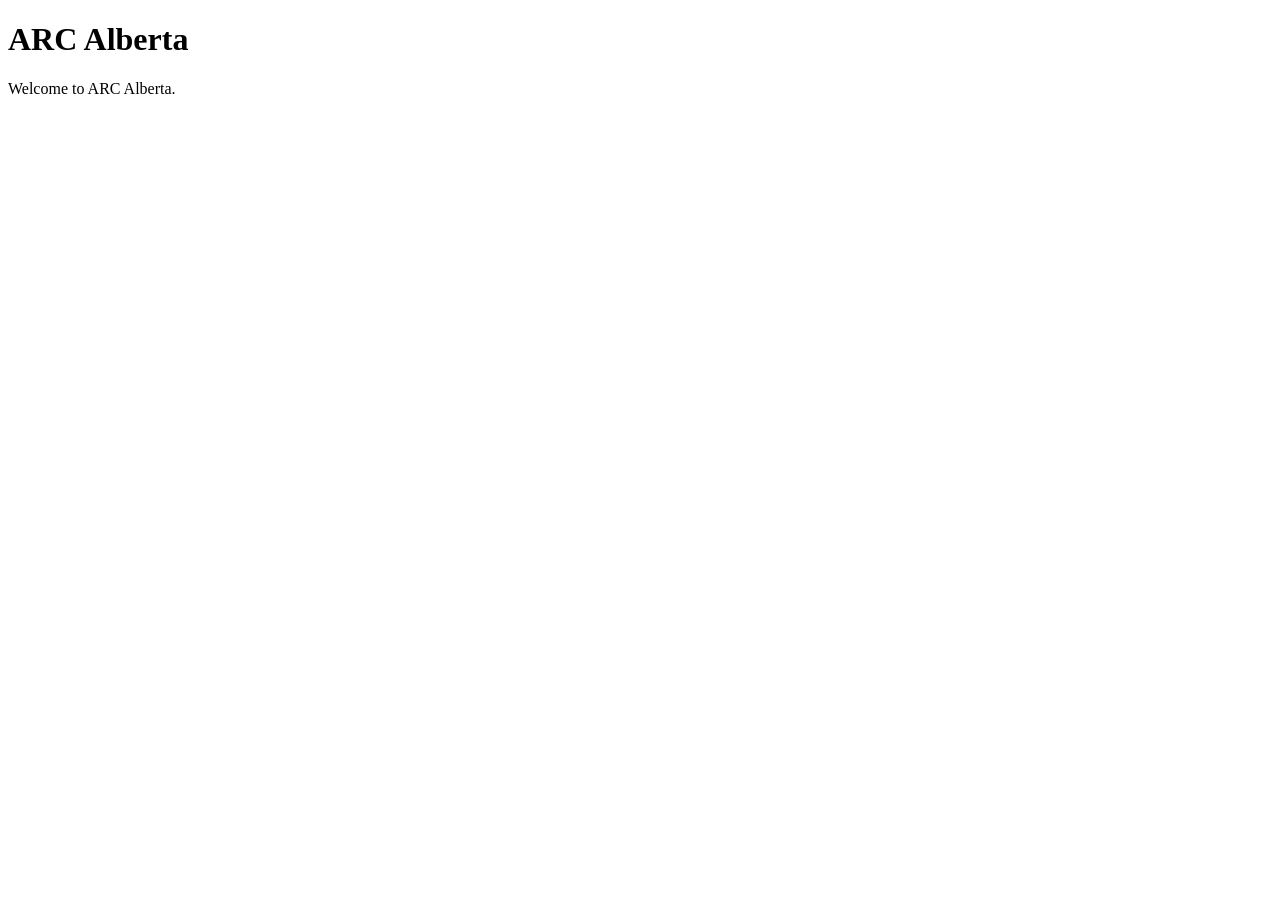
<file: index.html>
<!DOCTYPE html>
<html lang="en">
<head>
    <meta charset="UTF-8">
    <meta name="viewport" content="width=device-width, initial-scale=1">
    <title>ARC Alberta</title>
</head>
<body>
    <h1>ARC Alberta</h1>
    <p>Welcome to ARC Alberta.</p>
</body>
</html>
</file>
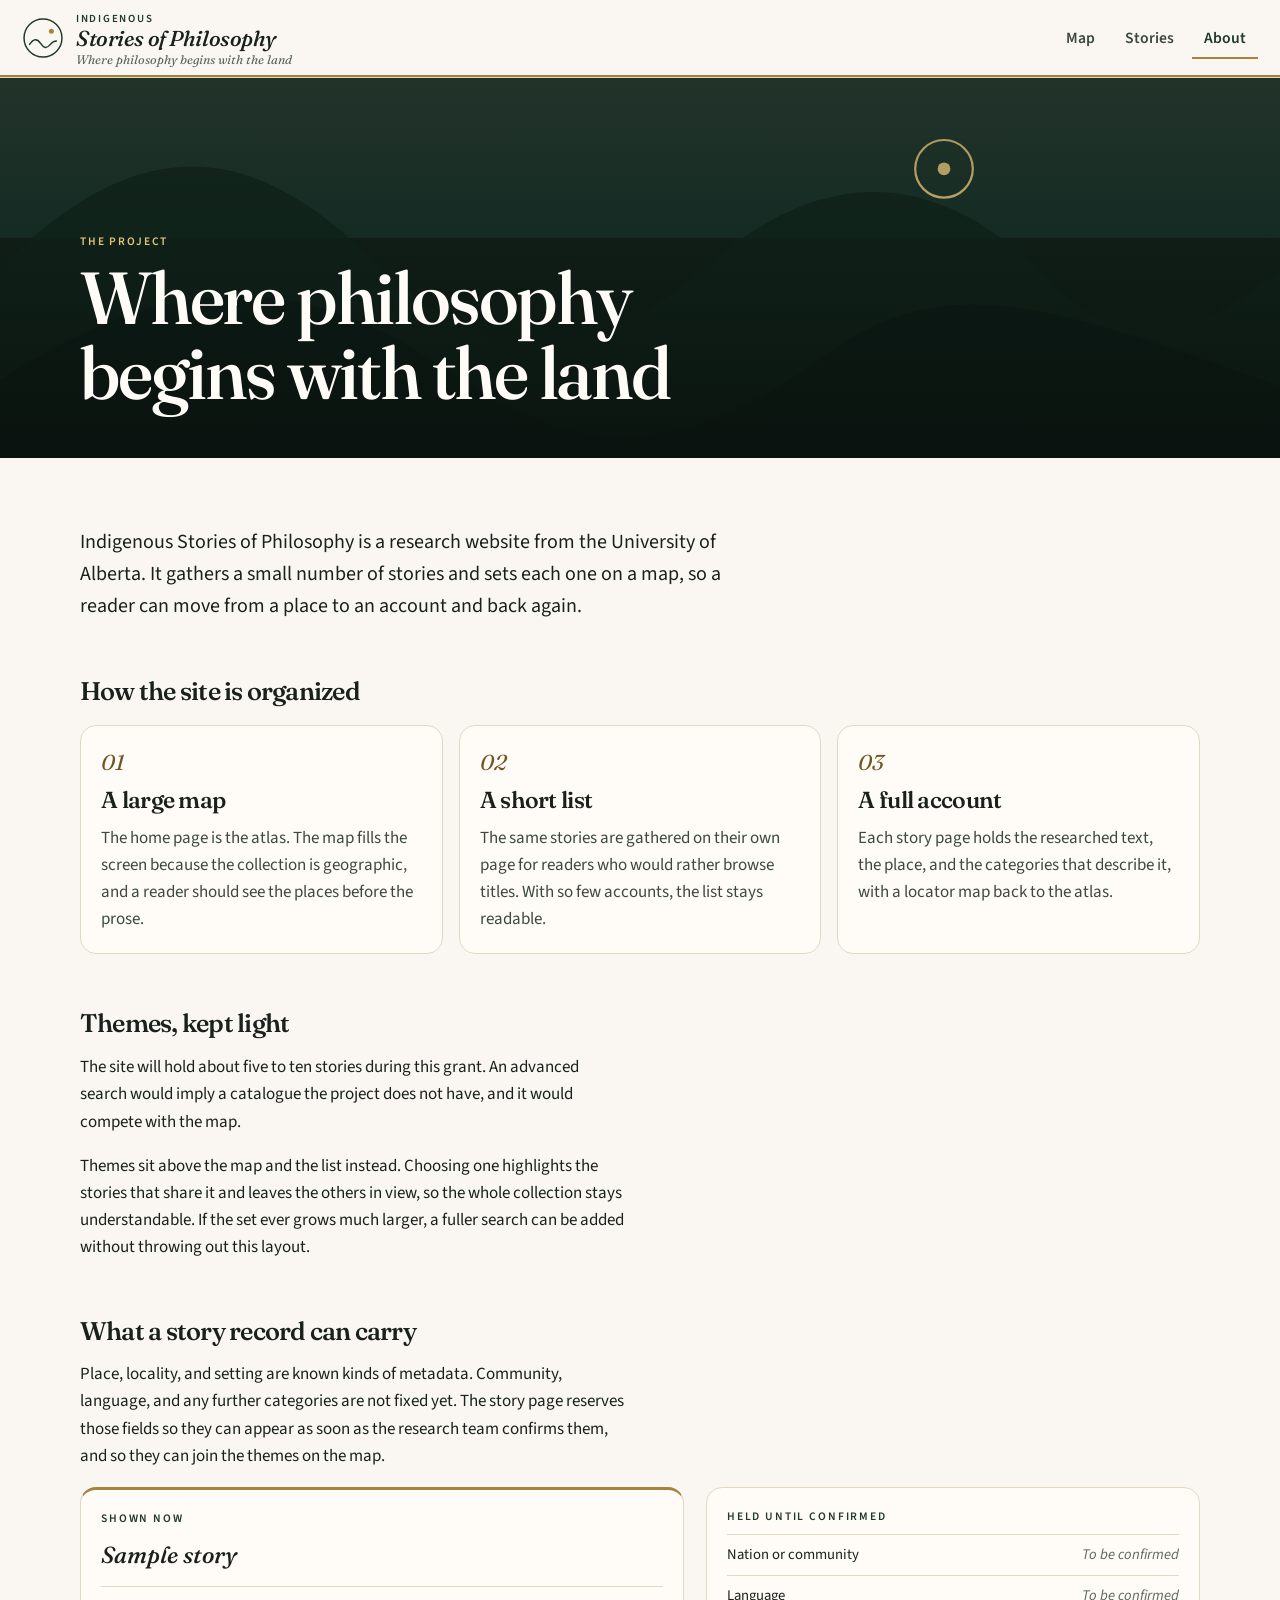
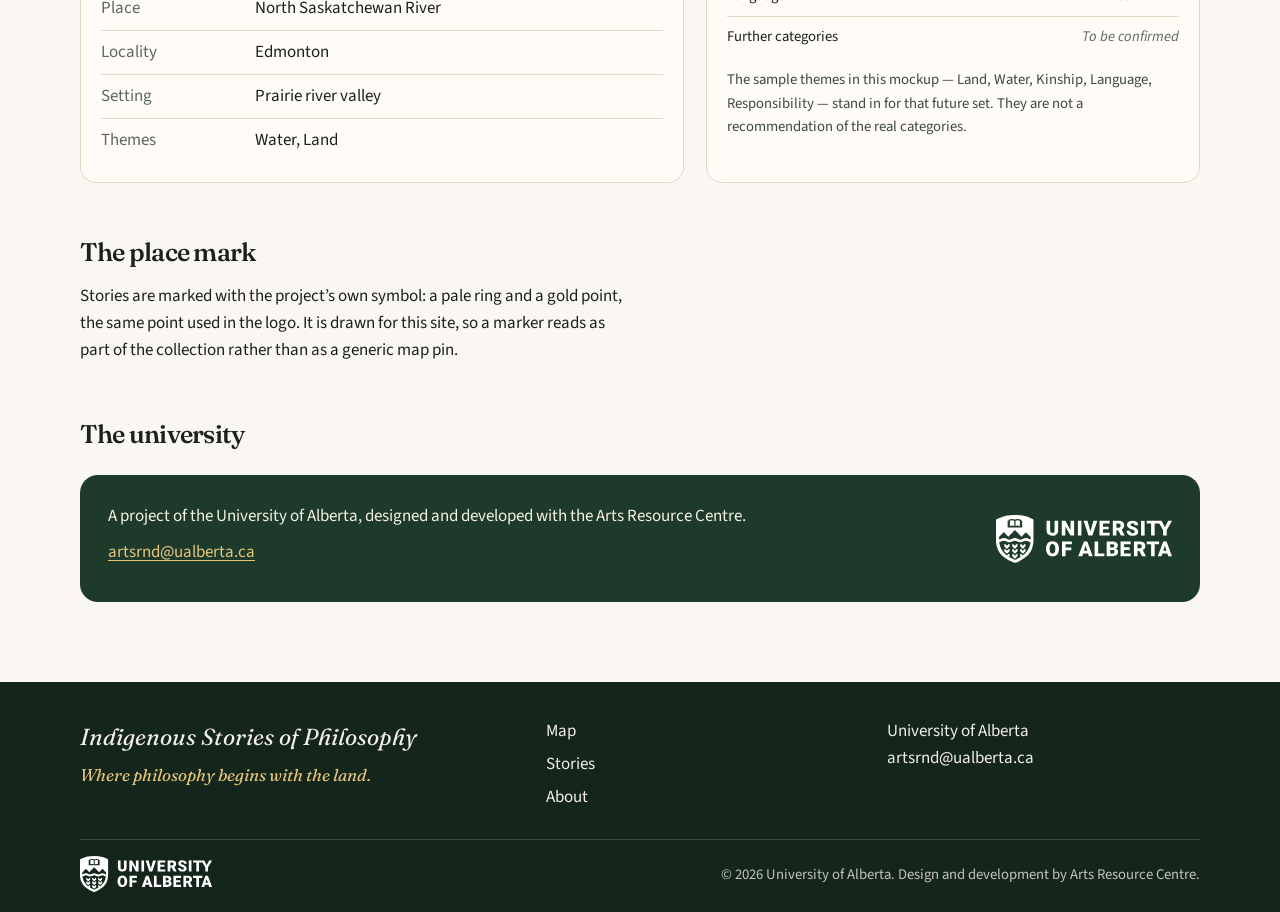
<file: sop/about.html>
<!doctype html>
<html lang="en">
<head>
  <meta charset="utf-8">
  <meta name="viewport" content="width=device-width, initial-scale=1">
  <title>About — Indigenous Stories of Philosophy</title>
  <meta name="description" content="About the Indigenous Stories of Philosophy research website.">
  <meta name="theme-color" content="#1e3a2b">
  <link rel="icon" href="data:image/svg+xml,%3Csvg xmlns='http://www.w3.org/2000/svg' viewBox='0 0 36 36'%3E%3Ccircle cx='18' cy='18' r='16' fill='none' stroke='%231e3a2b' stroke-width='1.5'/%3E%3Ccircle cx='24' cy='13' r='3' fill='%23a6843d'/%3E%3C/svg%3E">
  <link rel="preconnect" href="https://fonts.googleapis.com">
  <link rel="preconnect" href="https://fonts.gstatic.com" crossorigin>
  <link href="https://fonts.googleapis.com/css2?family=Fraunces:ital,opsz,wght@0,9..144,500;0,9..144,600;1,9..144,500;1,9..144,600&family=Source+Sans+3:ital,wght@0,400;0,500;0,600;1,400&display=swap" rel="stylesheet">
  <link rel="stylesheet" href="css/styles.css">
</head>
<body data-page="about">
  <a class="skip" href="#content">Skip to content</a>
  <header class="site-header">
    <div class="header-inner">
      <a class="brand" href="index.html">
        <svg class="brand__mark" viewBox="0 0 36 36" aria-hidden="true">
          <circle cx="18" cy="18" r="16.25" fill="none" stroke="currentColor" stroke-width="1.25"/>
          <path d="M6.5 23.5c3.4-5.2 6.6-5.4 9.6-.6 2.4 3.8 5 4.4 8 .8 1.8-2.2 3.4-3.2 5.4-3.2" fill="none" stroke="currentColor" stroke-width="1.25" stroke-linecap="round"/>
          <circle cx="25.2" cy="12.2" r="2.15" fill="#A6843D"/>
        </svg>
        <span class="brand__text">
          <span class="brand__kicker">Indigenous</span>
          <span class="brand__title">Stories of Philosophy</span>
          <span class="brand__tag" aria-hidden="true">Where philosophy begins with the land</span>
        </span>
      </a>
      <button class="nav-toggle" type="button" aria-expanded="false" aria-controls="site-nav" aria-label="Open menu">
        <span class="nav-toggle__icon"></span>
      </button>
      <nav class="site-nav" id="site-nav" aria-label="Primary">
        <a href="index.html">Map</a>
        <a href="stories.html">Stories</a>
        <a href="about.html" aria-current="page">About</a>
      </nav>
    </div>
  </header>

  <main class="site-main" id="content">
    <header class="about-hero motif motif--scrim motif--hills" data-motif="hills">
      <div class="about-hero__inner">
        <p class="eyebrow">The project</p>
        <h1>Where philosophy begins with the land</h1>
      </div>
    </header>

    <div class="about-wrap">
      <p class="lede">Indigenous Stories of Philosophy is a research website from the University of Alberta. It gathers a small number of stories and sets each one on a map, so a reader can move from a place to an account and back again.</p>

      <section class="section">
        <h2>How the site is organized</h2>
        <ol class="principles">
          <li>
            <span>01</span>
            <h2>A large map</h2>
            <p>The home page is the atlas. The map fills the screen because the collection is geographic, and a reader should see the places before the prose.</p>
          </li>
          <li>
            <span>02</span>
            <h2>A short list</h2>
            <p>The same stories are gathered on their own page for readers who would rather browse titles. With so few accounts, the list stays readable.</p>
          </li>
          <li>
            <span>03</span>
            <h2>A full account</h2>
            <p>Each story page holds the researched text, the place, and the categories that describe it, with a locator map back to the atlas.</p>
          </li>
        </ol>
      </section>

      <section class="section">
        <h2>Themes, kept light</h2>
        <p>The site will hold about five to ten stories during this grant. An advanced search would imply a catalogue the project does not have, and it would compete with the map.</p>
        <p>Themes sit above the map and the list instead. Choosing one highlights the stories that share it and leaves the others in view, so the whole collection stays understandable. If the set ever grows much larger, a fuller search can be added without throwing out this layout.</p>
      </section>

      <section class="section">
        <h2>What a story record can carry</h2>
        <p>Place, locality, and setting are known kinds of metadata. Community, language, and any further categories are not fixed yet. The story page reserves those fields so they can appear as soon as the research team confirms them, and so they can join the themes on the map.</p>
        <div class="record">
          <div class="record__card">
            <p class="eyebrow">Shown now</p>
            <h3 class="record__title">Sample story</h3>
            <dl>
              <div><dt>Place</dt><dd>North Saskatchewan River</dd></div>
              <div><dt>Locality</dt><dd>Edmonton</dd></div>
              <div><dt>Setting</dt><dd>Prairie river valley</dd></div>
              <div><dt>Themes</dt><dd>Water, Land</dd></div>
            </dl>
          </div>
          <div class="record__note reserved">
            <p class="eyebrow">Held until confirmed</p>
            <ul>
              <li><span>Nation or community</span><em>To be confirmed</em></li>
              <li><span>Language</span><em>To be confirmed</em></li>
              <li><span>Further categories</span><em>To be confirmed</em></li>
            </ul>
            <p>The sample themes in this mockup — Land, Water, Kinship, Language, Responsibility — stand in for that future set. They are not a recommendation of the real categories.</p>
          </div>
        </div>
      </section>

      <section class="section">
        <h2>The place mark</h2>
        <p>Stories are marked with the project’s own symbol: a pale ring and a gold point, the same point used in the logo. It is drawn for this site, so a marker reads as part of the collection rather than as a generic map pin.</p>
      </section>

      <section class="section" id="contact">
        <h2>The university</h2>
        <div class="partners">
          <div>
            <p>A project of the University of Alberta, designed and developed with the Arts Resource Centre.</p>
            <p><a href="mailto:artsrnd@ualberta.ca">artsrnd@ualberta.ca</a></p>
          </div>
          <img src="images/ua-logo-reversed-white.svg" alt="University of Alberta">
        </div>
      </section>
    </div>
  </main>

  <footer class="site-footer">
    <div class="footer-inner">
      <div class="footer-brand">
        <p class="footer-name">Indigenous Stories of Philosophy</p>
        <p class="footer-tag">Where philosophy begins with the land.</p>
      </div>
      <nav class="footer-nav" aria-label="Footer">
        <a href="index.html">Map</a>
        <a href="stories.html">Stories</a>
        <a href="about.html">About</a>
      </nav>
      <div class="footer-contact">
        <p>University of Alberta</p>
        <p><a href="mailto:artsrnd@ualberta.ca">artsrnd@ualberta.ca</a></p>
      </div>
    </div>
    <div class="footer-base">
      <img src="images/ua-logo-reversed-white.svg" alt="University of Alberta">
      <p>© <span data-year>2026</span> University of Alberta. Design and development by Arts Resource Centre.</p>
    </div>
  </footer>

  <script src="js/data.js"></script>
  <script src="js/main.js"></script>
</body>
</html>
</file>
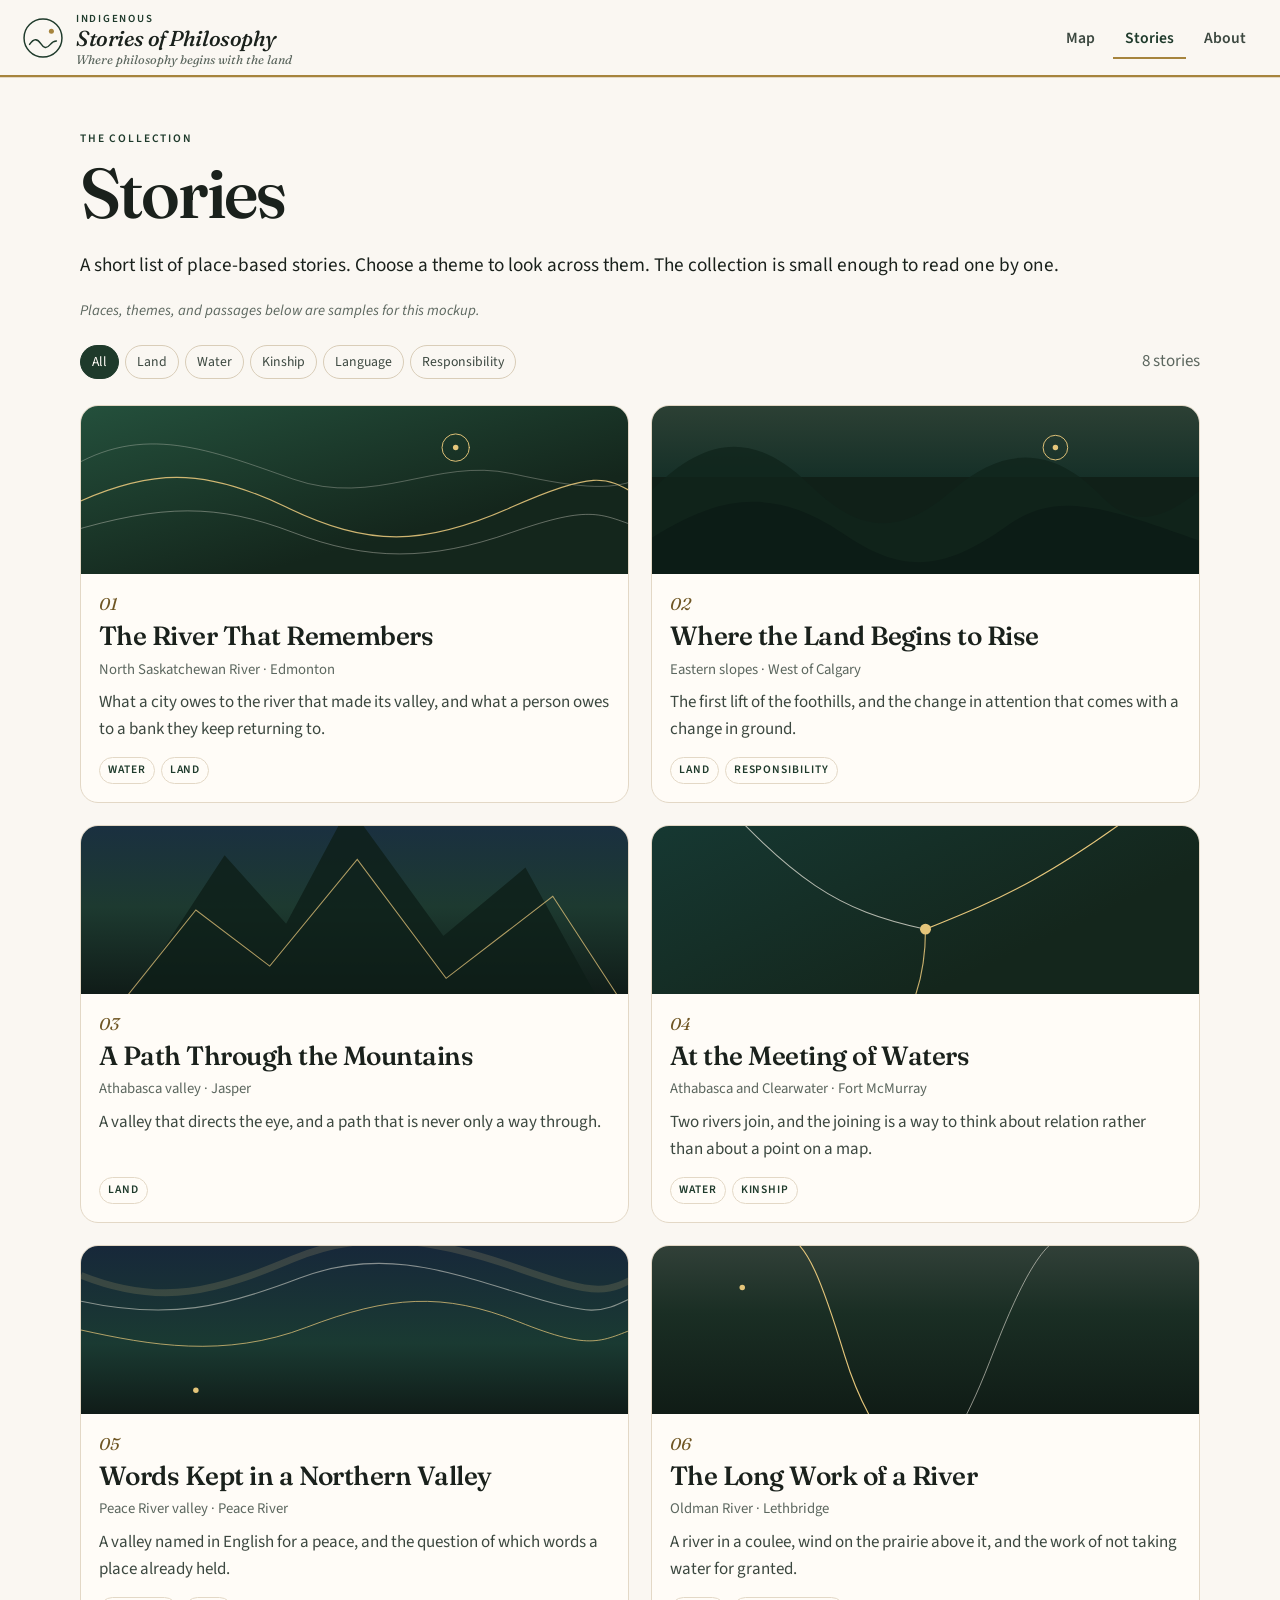
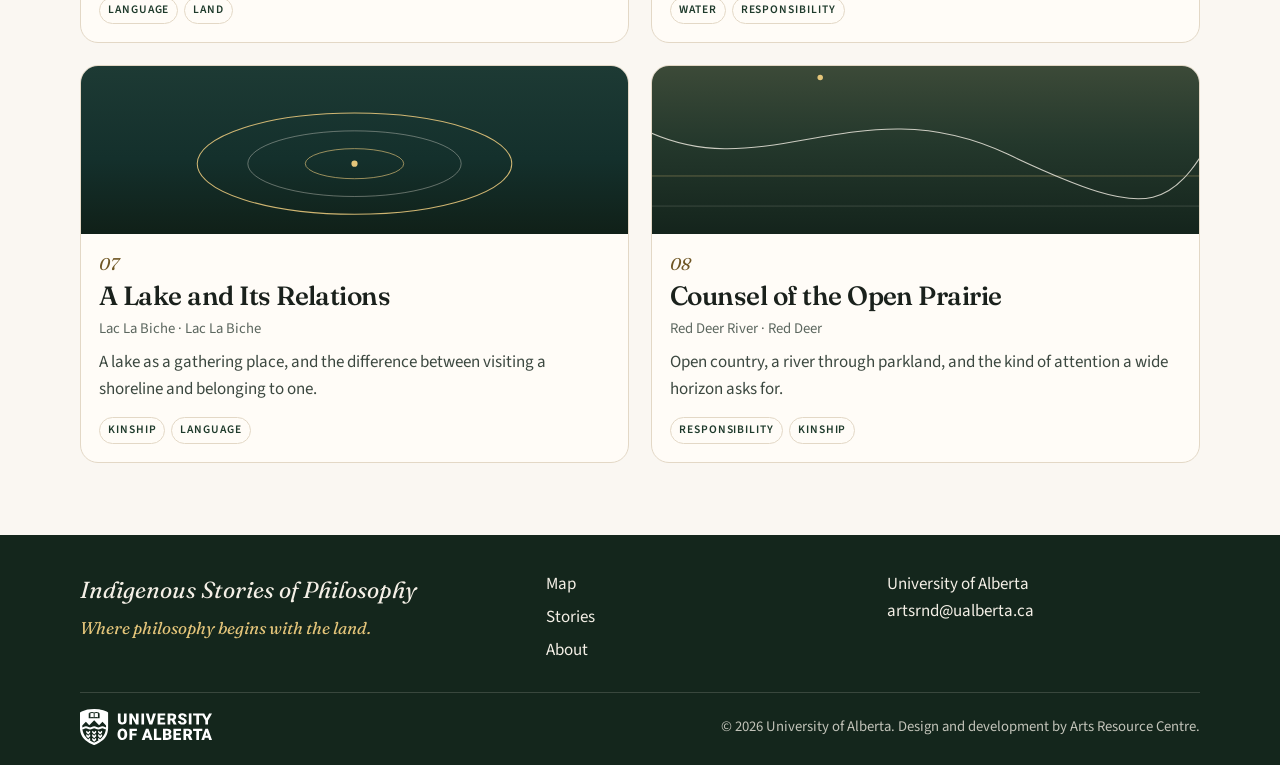
<file: sop/stories.html>
<!doctype html>
<html lang="en">
<head>
  <meta charset="utf-8">
  <meta name="viewport" content="width=device-width, initial-scale=1">
  <title>Stories — Indigenous Stories of Philosophy</title>
  <meta name="description" content="The story list for Indigenous Stories of Philosophy.">
  <meta name="theme-color" content="#1e3a2b">
  <link rel="icon" href="data:image/svg+xml,%3Csvg xmlns='http://www.w3.org/2000/svg' viewBox='0 0 36 36'%3E%3Ccircle cx='18' cy='18' r='16' fill='none' stroke='%231e3a2b' stroke-width='1.5'/%3E%3Ccircle cx='24' cy='13' r='3' fill='%23a6843d'/%3E%3C/svg%3E">
  <link rel="preconnect" href="https://fonts.googleapis.com">
  <link rel="preconnect" href="https://fonts.gstatic.com" crossorigin>
  <link href="https://fonts.googleapis.com/css2?family=Fraunces:ital,opsz,wght@0,9..144,500;0,9..144,600;1,9..144,500;1,9..144,600&family=Source+Sans+3:ital,wght@0,400;0,500;0,600;1,400&display=swap" rel="stylesheet">
  <link rel="stylesheet" href="css/styles.css">
</head>
<body data-page="stories">
  <a class="skip" href="#content">Skip to content</a>
  <header class="site-header">
    <div class="header-inner">
      <a class="brand" href="index.html">
        <svg class="brand__mark" viewBox="0 0 36 36" aria-hidden="true">
          <circle cx="18" cy="18" r="16.25" fill="none" stroke="currentColor" stroke-width="1.25"/>
          <path d="M6.5 23.5c3.4-5.2 6.6-5.4 9.6-.6 2.4 3.8 5 4.4 8 .8 1.8-2.2 3.4-3.2 5.4-3.2" fill="none" stroke="currentColor" stroke-width="1.25" stroke-linecap="round"/>
          <circle cx="25.2" cy="12.2" r="2.15" fill="#A6843D"/>
        </svg>
        <span class="brand__text">
          <span class="brand__kicker">Indigenous</span>
          <span class="brand__title">Stories of Philosophy</span>
          <span class="brand__tag" aria-hidden="true">Where philosophy begins with the land</span>
        </span>
      </a>
      <button class="nav-toggle" type="button" aria-expanded="false" aria-controls="site-nav" aria-label="Open menu">
        <span class="nav-toggle__icon"></span>
      </button>
      <nav class="site-nav" id="site-nav" aria-label="Primary">
        <a href="index.html">Map</a>
        <a href="stories.html" aria-current="page">Stories</a>
        <a href="about.html">About</a>
      </nav>
    </div>
  </header>

  <main class="site-main" id="content">
    <header class="page-head">
      <p class="eyebrow">The collection</p>
      <h1>Stories</h1>
      <p class="lede">A short list of place-based stories. Choose a theme to look across them. The collection is small enough to read one by one.</p>
      <p class="sample-note">Places, themes, and passages below are samples for this mockup.</p>
      <div class="page-head__tools">
        <div class="chips" id="story-chips" role="group" aria-label="Themes"></div>
        <p id="story-count" aria-live="polite">8 stories</p>
      </div>
    </header>
    <div class="card-grid" id="card-grid"></div>
    <p class="empty" id="empty" hidden>No stories carry this theme.</p>
  </main>

  <footer class="site-footer">
    <div class="footer-inner">
      <div class="footer-brand">
        <p class="footer-name">Indigenous Stories of Philosophy</p>
        <p class="footer-tag">Where philosophy begins with the land.</p>
      </div>
      <nav class="footer-nav" aria-label="Footer">
        <a href="index.html">Map</a>
        <a href="stories.html">Stories</a>
        <a href="about.html">About</a>
      </nav>
      <div class="footer-contact">
        <p>University of Alberta</p>
        <p><a href="mailto:artsrnd@ualberta.ca">artsrnd@ualberta.ca</a></p>
      </div>
    </div>
    <div class="footer-base">
      <img src="images/ua-logo-reversed-white.svg" alt="University of Alberta">
      <p>© <span data-year>2026</span> University of Alberta. Design and development by Arts Resource Centre.</p>
    </div>
  </footer>

  <script src="js/data.js"></script>
  <script src="js/main.js"></script>
</body>
</html>
</file>
<file: sop/css/styles.css>
:root {
  --ink: #1a211c;
  --ink-soft: #3c4840;
  --muted: #5c675f;
  --forest: #1e3a2b;
  --forest-deep: #14261c;
  --gold: #a6843d;
  --gold-deep: #6f5624;
  --gold-bright: #e4c57a;
  --parchment: #f3eee4;
  --paper: #faf7f2;
  --white: #fffcf7;
  --line: #e3d8c6;
  --header-h: 78px;
  --serif: "Fraunces", "Iowan Old Style", Palatino, "Palatino Linotype", serif;
  --sans: "Source Sans 3", "Segoe UI", sans-serif;
  --shadow: 0 18px 50px rgba(20, 30, 24, 0.16);
}

*,
*::before,
*::after { box-sizing: border-box; }

html { scroll-behavior: smooth; }

body {
  margin: 0;
  min-height: 100dvh;
  display: flex;
  flex-direction: column;
  background: var(--paper);
  color: var(--ink);
  font-family: var(--sans);
  font-size: 1.0625rem;
  line-height: 1.6;
  -webkit-font-smoothing: antialiased;
}

body.page-map {
  height: 100dvh;
  overflow: hidden;
}

img { max-width: 100%; height: auto; }

a { color: inherit; text-decoration: none; }

button,
input { font: inherit; color: inherit; }

button {
  background: none;
  border: 0;
  padding: 0;
  cursor: pointer;
}

:focus-visible {
  outline: 2px solid var(--gold-deep);
  outline-offset: 3px;
}

::selection { background: var(--gold-bright); color: var(--ink); }

.sr-only {
  position: absolute;
  width: 1px;
  height: 1px;
  padding: 0;
  margin: -1px;
  overflow: hidden;
  clip: rect(0, 0, 0, 0);
  white-space: nowrap;
  border: 0;
}

.skip {
  position: absolute;
  left: 12px;
  top: -48px;
  z-index: 40;
  background: var(--forest);
  color: var(--white);
  padding: 8px 12px;
  border-radius: 8px;
}

.skip:focus { top: 8px; }

.site-main { flex: 1; }

.eyebrow {
  margin: 0 0 8px;
  font-size: 0.72rem;
  font-weight: 600;
  letter-spacing: 0.16em;
  text-transform: uppercase;
  color: var(--forest);
}

.sample-note {
  margin: 8px 0 0;
  color: var(--muted);
  font-size: 0.92rem;
  font-style: italic;
}

.text-link {
  display: inline-flex;
  align-items: center;
  gap: 0.4rem;
  color: var(--forest);
  font-weight: 600;
}

.text-link::after { content: "→"; }

.text-link:hover { color: var(--gold-deep); }

.text-button {
  color: var(--forest);
  font-size: 0.78rem;
  font-weight: 600;
  letter-spacing: 0.08em;
  text-transform: uppercase;
}

.text-button:hover { color: var(--gold-deep); }

/* Header ---------------------------------------------------------------- */

.site-header {
  position: sticky;
  top: 0;
  z-index: 20;
  height: var(--header-h);
  background: rgba(250, 247, 242, 0.94);
  border-bottom: 1px solid var(--line);
  box-shadow: inset 0 -2px 0 var(--gold);
  backdrop-filter: blur(14px);
}

.header-inner {
  height: 100%;
  padding: 0 22px;
  display: flex;
  align-items: center;
  justify-content: space-between;
  gap: 20px;
}

.brand {
  display: flex;
  align-items: center;
  gap: 12px;
  min-width: 0;
}

.brand__mark {
  width: 42px;
  height: 42px;
  flex: none;
  color: var(--forest);
}

.brand__kicker {
  display: block;
  font-size: 0.68rem;
  font-weight: 600;
  letter-spacing: 0.16em;
  text-transform: uppercase;
  color: var(--forest);
}

.brand__title {
  display: block;
  margin-top: 1px;
  font-family: var(--serif);
  font-size: 1.35rem;
  font-style: italic;
  font-weight: 500;
  letter-spacing: -0.02em;
  line-height: 1;
}

.brand__tag {
  display: block;
  margin-top: 3px;
  color: var(--muted);
  font-family: var(--serif);
  font-size: 0.78rem;
  font-style: italic;
  line-height: 1.2;
}

.nav-toggle {
  display: none;
  width: 44px;
  height: 44px;
  align-items: center;
  justify-content: center;
  border-radius: 10px;
}

.nav-toggle__icon,
.nav-toggle__icon::before,
.nav-toggle__icon::after {
  display: block;
  width: 18px;
  height: 1.5px;
  background: var(--forest);
  position: relative;
}

.nav-toggle__icon::before,
.nav-toggle__icon::after {
  content: "";
  position: absolute;
  left: 0;
}

.nav-toggle__icon::before { top: -6px; }
.nav-toggle__icon::after { top: 6px; }

.site-nav {
  display: flex;
  align-items: center;
  gap: 6px;
}

.site-nav a {
  padding: 8px 12px;
  border-radius: 999px;
  font-size: 0.98rem;
  font-weight: 600;
  color: var(--ink-soft);
}

.site-nav a:hover { color: var(--forest); background: rgba(30, 58, 43, 0.06); }

.site-nav a[aria-current="page"] {
  color: var(--forest);
  box-shadow: inset 0 -2px 0 var(--gold);
  border-radius: 0;
}

/* Footer ---------------------------------------------------------------- */

.site-footer {
  background: var(--forest-deep);
  color: #f4efe6;
  margin-top: auto;
}

.footer-inner,
.footer-base {
  width: min(1120px, calc(100% - 48px));
  margin: 0 auto;
}

.footer-inner {
  display: grid;
  grid-template-columns: 1.4fr 1fr 1fr;
  gap: 28px;
  padding: 36px 0 28px;
}

.footer-name {
  margin: 0 0 6px;
  font-family: var(--serif);
  font-size: 1.45rem;
  font-style: italic;
}

.footer-tag,
.footer-contact p,
.footer-base p { margin: 0; }

.footer-tag { color: var(--gold-bright); font-family: var(--serif); font-style: italic; }

.footer-nav { display: flex; flex-direction: column; gap: 6px; align-items: flex-start; }

.footer-nav a:hover,
.footer-contact a:hover { color: var(--gold-bright); }

.footer-base {
  display: flex;
  align-items: center;
  justify-content: space-between;
  gap: 16px;
  padding: 16px 0 20px;
  border-top: 1px solid rgba(244, 239, 230, 0.16);
  color: rgba(244, 239, 230, 0.78);
  font-size: 0.92rem;
}

.footer-base img { height: 36px; width: auto; }

/* Motifs ---------------------------------------------------------------- */

.motif {
  position: relative;
  overflow: hidden;
  background: linear-gradient(165deg, #24503c 0%, #14261c 68%);
}

.motif svg {
  position: absolute;
  inset: 0;
  width: 100%;
  height: 100%;
  pointer-events: none;
}

.motif--hills { background: linear-gradient(180deg, #2c4034 0%, #163028 42%, #102018 42%); }
.motif--peaks { background: linear-gradient(180deg, #1a3040 0%, #1d3a30 48%, #101c18 100%); }
.motif--confluence { background: linear-gradient(155deg, #163832, #14261c 70%); }
.motif--north { background: linear-gradient(180deg, #17283a, #1a3a32 58%, #101c18); }
.motif--coulee { background: linear-gradient(180deg, #314038, #1a2e24 40%, #101c16); }
.motif--lake { background: linear-gradient(180deg, #1d3a34, #14302c 55%, #102018); }
.motif--parkland { background: linear-gradient(180deg, #3c4a38, #24382c 46%, #14241c); }

.motif--scrim::after {
  content: "";
  position: absolute;
  inset: 0;
  background: linear-gradient(to top, rgba(10, 18, 14, 0.9), rgba(10, 18, 14, 0.18) 58%, rgba(10, 18, 14, 0.28));
}

/* Home map -------------------------------------------------------------- */

.atlas {
  position: relative;
  height: calc(100dvh - var(--header-h));
  background: #d5ddd4;
}

.atlas__map,
.map-fallback {
  position: absolute;
  inset: 0;
}

.map-fallback {
  display: grid;
  place-items: center;
  margin: 0;
  padding: 24px;
  text-align: center;
  background: #e7eee6;
}

.panel {
  position: absolute;
  z-index: 5;
  top: 16px;
  left: 16px;
  width: min(390px, calc(100% - 32px));
  max-height: calc(100% - 32px);
  display: flex;
  flex-direction: column;
  overflow: hidden;
  background: rgba(250, 247, 242, 0.95);
  border: 1px solid rgba(255, 252, 247, 0.8);
  border-top: 3px solid var(--gold);
  border-radius: 18px;
  box-shadow: var(--shadow);
  backdrop-filter: blur(16px);
}

.panel__intro {
  flex-shrink: 0;
  padding: 16px 18px 4px;
}

.panel__heading-row {
  display: flex;
  align-items: flex-start;
  justify-content: space-between;
  gap: 12px;
}

.panel h1 {
  margin: 0;
  font-family: var(--serif);
  font-size: 1.85rem;
  font-weight: 560;
  letter-spacing: -0.03em;
  line-height: 1.05;
}

.panel .lede { margin-top: 8px; font-size: 0.98rem; }
.panel .sample-note { margin-top: 6px; font-size: 0.84rem; }

.key {
  display: flex;
  align-items: center;
  gap: 8px;
  margin: 8px 0 0;
  color: var(--ink-soft);
  font-size: 0.9rem;
}

.swatch {
  width: 16px;
  height: 16px;
  flex: none;
  border: 1.7px solid var(--forest);
  border-radius: 50%;
  background: radial-gradient(circle, var(--gold) 0 2.4px, var(--white) 2.8px);
}

.panel__toggle {
  display: none;
  width: 36px;
  height: 36px;
  flex: none;
  align-items: center;
  justify-content: center;
  border: 1px solid var(--line);
  border-radius: 50%;
  background: var(--white);
  color: var(--forest);
}

.chevron {
  width: 8px;
  height: 8px;
  border-right: 2px solid currentColor;
  border-bottom: 2px solid currentColor;
  transform: rotate(45deg) translate(-1px, -1px);
}

.panel.is-collapsed .chevron { transform: rotate(-135deg) translate(-1px, -1px); }

.panel__body {
  display: flex;
  flex-direction: column;
  gap: 10px;
  min-height: 0;
  flex: 1;
  padding: 8px 18px 16px;
}

.panel__tools {
  display: flex;
  align-items: baseline;
  justify-content: space-between;
  gap: 12px;
}

.panel__tools p {
  margin: 0;
  color: var(--muted);
  font-size: 0.88rem;
}

.story-list {
  flex: none;
  min-height: 0;
  max-height: clamp(160px, calc(100dvh - var(--header-h) - 400px), 520px);
  overflow: auto;
  display: flex;
  flex-direction: column;
  gap: 2px;
  margin: 0 -6px;
  padding-right: 4px;
}

.story-list::-webkit-scrollbar { width: 8px; }
.story-list::-webkit-scrollbar-thumb { background: #ddd2c2; border-radius: 99px; }

.story-row { border-radius: 12px; }
.story-row.is-dim { opacity: 0.42; }
.story-row.is-selected { background: #f3ebdd; opacity: 1; }

.story-row__select {
  display: grid;
  grid-template-columns: 1.8rem minmax(0, 1fr);
  gap: 6px;
  width: 100%;
  padding: 5px 8px;
  text-align: left;
  border-radius: 12px;
}

.story-row__select:hover { background: rgba(255, 252, 247, 0.7); }

.story-row__index {
  padding-top: 2px;
  color: var(--gold-deep);
  font-family: var(--serif);
  font-style: italic;
}

.story-row__title {
  display: block;
  font-family: var(--serif);
  font-size: 1rem;
  line-height: 1.2;
}

.story-row__meta {
  display: block;
  margin-top: 2px;
  color: var(--muted);
  font-size: 0.84rem;
}

.story-row__open { display: none; margin: 0 0 8px 2.6rem; font-size: 0.92rem; }
.story-row.is-selected .story-row__open { display: inline-flex; }

.panel__foot {
  display: flex;
  flex-direction: column;
  align-items: flex-start;
  gap: 12px;
  padding-top: 4px;
}

.panel__logo { height: 28px; width: auto; }

.chips {
  display: flex;
  flex-wrap: wrap;
  gap: 6px;
}


.chip {
  border: 1px solid #d9cdb8;
  border-radius: 999px;
  padding: 5px 11px;
  background: transparent;
  color: var(--ink-soft);
  font-size: 0.86rem;
}

.chip:hover { border-color: var(--forest); color: var(--forest); }

.chip.is-on {
  background: var(--forest);
  border-color: var(--forest);
  color: var(--white);
}

.popup {
  position: relative;
  width: min(300px, calc(100vw - 36px));
  background: var(--white);
  border: 1px solid var(--line);
  border-radius: 16px;
  box-shadow: var(--shadow);
}

.popup[hidden] { display: none !important; }

.popup__motif { height: 84px; border-radius: 16px 16px 0 0; }

.popup__body { padding: 12px 16px 16px; }

.popup__index,
.card__index,
.story-hero__index {
  margin: 0 0 4px;
  color: var(--gold-deep);
  font-family: var(--serif);
  font-style: italic;
}

.popup h2 {
  margin: 0 0 4px;
  font-family: var(--serif);
  font-size: 1.28rem;
  font-weight: 560;
  letter-spacing: -0.02em;
  line-height: 1.15;
}

.popup__place,
.popup__excerpt { margin: 0 0 8px; }

.popup__place { color: var(--muted); font-size: 0.9rem; }
.popup__excerpt { color: var(--ink-soft); font-size: 0.95rem; }

.popup__close {
  position: absolute;
  z-index: 1;
  top: 8px;
  right: 8px;
  width: 28px;
  height: 28px;
  border-radius: 50%;
  background: rgba(250, 247, 242, 0.94);
  color: var(--forest);
  font-size: 1.1rem;
  line-height: 1;
}

.ol-zoom {
  top: 14px;
  right: 14px;
  left: auto;
  background: transparent;
}

.ol-zoom button {
  width: 36px;
  height: 36px;
  margin: 0 0 6px;
  border-radius: 10px;
  background: var(--white);
  color: var(--forest);
  border: 1px solid var(--line);
  font-family: var(--sans);
}

.ol-zoom button:hover,
.ol-zoom button:focus { background: var(--parchment); }

.ol-attribution {
  background: rgba(250, 247, 242, 0.88);
  border-radius: 8px 0 0 0;
  font-size: 11px;
}

.ol-attribution ul { font-size: 11px; }

/* Interior pages -------------------------------------------------------- */

.page-head {
  width: min(1120px, calc(100% - 48px));
  margin: 0 auto;
  padding: 52px 0 8px;
}

.page-head h1,
.about-wrap h2,
.related h2 {
  margin: 0 0 12px;
  font-family: var(--serif);
  font-weight: 560;
  letter-spacing: -0.03em;
  line-height: 1.05;
}

.page-head h1 { font-size: clamp(2.6rem, 6vw, 4.4rem); }

.page-head .lede { font-size: 1.2rem; }

.page-head__tools {
  display: flex;
  flex-wrap: wrap;
  align-items: center;
  justify-content: space-between;
  gap: 12px;
  margin-top: 22px;
}

.page-head__tools p { margin: 0; color: var(--muted); }

.empty {
  width: min(1120px, calc(100% - 48px));
  margin: 0 auto 32px;
  color: var(--muted);
}

.card-grid {
  width: min(1120px, calc(100% - 48px));
  margin: 0 auto;
  padding: 18px 0 72px;
  display: grid;
  grid-template-columns: 1fr;
  gap: 22px;
}

.card {
  display: flex;
  flex-direction: column;
  min-height: 100%;
  overflow: hidden;
  background: var(--white);
  border: 1px solid var(--line);
  border-radius: 18px;
  color: inherit;
  transition: transform 0.2s ease, box-shadow 0.2s ease;
}

.card[hidden] { display: none; }

.card .motif { height: 168px; }

.card__body {
  display: flex;
  flex-direction: column;
  flex: 1;
  padding: 16px 18px 18px;
}

.card h2,
.card h3 {
  margin: 0 0 6px;
  font-family: var(--serif);
  font-size: 1.65rem;
  font-weight: 560;
  letter-spacing: -0.02em;
  line-height: 1.15;
}

.card__place { margin: 0 0 8px; color: var(--muted); font-size: 0.92rem; }
.card__excerpt { flex: 1; margin: 0 0 14px; color: var(--ink-soft); }

.card__themes {
  display: flex;
  flex-wrap: wrap;
  gap: 6px;
  margin: 0;
}

.card__themes span {
  padding: 3px 8px;
  border: 1px solid var(--line);
  border-radius: 999px;
  color: var(--forest);
  font-size: 0.72rem;
  font-weight: 600;
  letter-spacing: 0.08em;
  text-transform: uppercase;
}

.story-hero {
  display: flex;
  align-items: flex-end;
  min-height: min(52vh, 520px);
  color: var(--white);
}

.story-hero__inner,
.about-hero__inner {
  position: relative;
  z-index: 1;
  width: min(1120px, calc(100% - 48px));
  margin: 0 auto;
  padding: 56px 0 36px;
}

.story-hero h1,
.about-hero h1 {
  max-width: 16ch;
  margin: 0 0 12px;
  font-family: var(--serif);
  font-size: clamp(2.5rem, 6vw, 4.6rem);
  font-weight: 520;
  letter-spacing: -0.03em;
  line-height: 1.02;
}

.story-hero .dek {
  max-width: 40rem;
  margin: 0;
  color: rgba(250, 247, 242, 0.9);
  font-size: 1.15rem;
}

.story-hero__index { color: var(--gold-bright); }

.crumbs {
  display: flex;
  flex-wrap: wrap;
  gap: 8px;
  margin-bottom: 16px;
  color: rgba(250, 247, 242, 0.82);
  font-size: 0.88rem;
}

.crumbs a { text-decoration: underline; text-underline-offset: 3px; }

.meta-strip { background: var(--parchment); border-bottom: 1px solid var(--line); }

.meta-strip__inner {
  width: min(1120px, calc(100% - 48px));
  margin: 0 auto;
  padding: 18px 0;
  display: grid;
  grid-template-columns: repeat(4, minmax(0, 1fr));
  gap: 16px;
}

.meta-strip dl { margin: 0; }
.meta-strip dt {
  margin-bottom: 4px;
  color: var(--muted);
  font-size: 0.72rem;
  font-weight: 600;
  letter-spacing: 0.14em;
  text-transform: uppercase;
}
.meta-strip dd {
  margin: 0;
  font-family: var(--serif);
  font-size: 1.2rem;
  line-height: 1.3;
}

.story-layout {
  width: min(1120px, calc(100% - 48px));
  margin: 0 auto;
  padding: 40px 0 72px;
  display: grid;
  grid-template-columns: minmax(0, 1fr) 300px;
  gap: 56px;
  align-items: start;
}

.story-copy p { margin: 0 0 1.05em; font-size: 1.125rem; line-height: 1.7; }

.story-copy blockquote {
  margin: 1.5em 0;
  padding: 0 0 0 18px;
  border-left: 2px solid var(--gold);
  color: var(--forest);
  font-family: var(--serif);
  font-size: 1.6rem;
  font-style: italic;
  line-height: 1.35;
}

.story-copy blockquote p { font-size: inherit; line-height: inherit; }

.story-aside {
  position: sticky;
  top: calc(var(--header-h) + 18px);
  display: flex;
  flex-direction: column;
  align-items: flex-start;
  gap: 14px;
}

.story-map {
  width: 100%;
  height: 230px;
  overflow: hidden;
  border: 1px solid var(--line);
  border-radius: 16px;
}

.reserved {
  width: 100%;
  padding: 16px;
  background: #f7f3eb;
  border: 1px dashed #cfc3ae;
  border-radius: 16px;
}

.reserved ul { margin: 8px 0 12px; padding: 0; list-style: none; }

.reserved li {
  display: flex;
  justify-content: space-between;
  gap: 12px;
  padding: 8px 0;
  border-top: 1px solid var(--line);
  font-size: 0.92rem;
}

.reserved em { color: var(--muted); font-style: italic; }
.reserved p:last-child { margin: 0; color: var(--ink-soft); font-size: 0.92rem; }

.related {
  background: #efe7d8;
  border-top: 1px solid var(--line);
  padding: 48px 0 64px;
}

.related__inner { width: min(1120px, calc(100% - 48px)); margin: 0 auto; }
.related h2 { font-size: clamp(1.8rem, 3vw, 2.4rem); }
.card-grid--related { width: auto; padding: 0; }
.card-grid--related .card h3 { font-size: 1.3rem; }
.card-grid--related .motif { height: 112px; }

.about-hero {
  display: flex;
  align-items: flex-end;
  min-height: 380px;
  color: var(--white);
}

.about-hero .eyebrow { color: var(--gold-bright); }

.about-wrap {
  width: min(1120px, calc(100% - 48px));
  margin: 0 auto;
  padding: 48px 0 80px;
}

.about-wrap .lede { font-size: 1.25rem; max-width: 42rem; }

.section { margin-top: 56px; }
.section p { max-width: 68ch; }

.principles {
  display: grid;
  grid-template-columns: repeat(3, minmax(0, 1fr));
  gap: 16px;
  margin: 20px 0 0;
  padding: 0;
  list-style: none;
}

.principles li {
  padding: 20px;
  background: var(--white);
  border: 1px solid var(--line);
  border-radius: 16px;
}

.principles span {
  display: block;
  margin-bottom: 8px;
  color: var(--gold-deep);
  font-family: var(--serif);
  font-size: 1.35rem;
  font-style: italic;
}

.principles h2 { font-size: 1.45rem; }
.principles p { margin: 0; color: var(--ink-soft); }

.record {
  display: grid;
  grid-template-columns: 1.1fr 0.9fr;
  gap: 22px;
  align-items: stretch;
}

.record__card,
.record__note {
  padding: 20px;
  background: var(--white);
  border: 1px solid var(--line);
  border-radius: 16px;
}

.record__card { border-top: 3px solid var(--gold); }
.record__title {
  margin: 0;
  font-family: var(--serif);
  font-size: 1.45rem;
  font-style: italic;
  font-weight: 500;
}

.record dl { margin: 12px 0 0; }
.record dl div {
  display: grid;
  grid-template-columns: 9rem 1fr;
  gap: 10px;
  padding: 8px 0;
  border-top: 1px solid var(--line);
}
.record dt { color: var(--muted); }
.record dd { margin: 0; }

.partners {
  display: grid;
  grid-template-columns: 1.3fr auto;
  gap: 24px;
  align-items: center;
  margin-top: 28px;
  padding: 28px;
  background: var(--forest);
  color: #f6f1e6;
  border-radius: 18px;
}

.partners p { margin: 0 0 8px; max-width: none; }
.partners a { color: var(--gold-bright); text-decoration: underline; text-underline-offset: 3px; }
.partners img { height: 48px; width: auto; }

@media (hover: hover) {
  .card:hover {
    transform: translateY(-3px);
    box-shadow: 0 16px 40px rgba(20, 30, 24, 0.1);
  }
}

@media (min-width: 760px) {
  .card-grid:not(.card-grid--related) { grid-template-columns: 1fr 1fr; }
}

@media (min-width: 900px) {
  .card-grid--related { grid-template-columns: repeat(3, minmax(0, 1fr)); }
}

@media (max-width: 980px) {
  .brand__tag { display: none; }
}

@media (max-width: 860px) {
  .story-layout { grid-template-columns: 1fr; }
  .story-aside { position: static; }
  .record,
  .partners,
  .principles,
  .footer-inner { grid-template-columns: 1fr; }
  .meta-strip__inner { grid-template-columns: 1fr 1fr; }
}

@media (max-width: 800px) {
  :root { --header-h: 64px; }

  .header-inner { padding: 0 16px; }
  .brand__mark { width: 34px; height: 34px; }
  .brand__title { font-size: 1.12rem; }
  .brand__kicker { letter-spacing: 0.12em; }

  .nav-toggle { display: inline-flex; }

  .site-nav {
    display: none;
    position: absolute;
    top: var(--header-h);
    left: 0;
    right: 0;
    flex-direction: column;
    align-items: stretch;
    gap: 0;
    padding: 8px 20px 16px;
    background: var(--paper);
    border-bottom: 1px solid var(--line);
    box-shadow: 0 16px 30px rgba(20, 30, 24, 0.08);
  }

  .site-nav.is-open { display: flex; }

  .site-nav a {
    padding: 12px 0;
    border-bottom: 1px solid var(--line);
    border-radius: 0;
    font-family: var(--serif);
    font-size: 1.45rem;
    font-weight: 500;
  }

  .panel {
    top: auto;
    right: 10px;
    bottom: 10px;
    left: 10px;
    width: auto;
    max-height: min(58dvh, 520px);
    overflow: auto;
    overscroll-behavior: contain;
    -webkit-overflow-scrolling: touch;
  }

  .panel.is-collapsed { max-height: none; }
  .panel.is-collapsed .lede,
  .panel.is-collapsed .sample-note,
  .panel.is-collapsed .key,
  .panel.is-collapsed .eyebrow,
  .panel.is-collapsed .panel__body { display: none; }

  .panel.is-collapsed h1 { font-size: 1.2rem; }
  .panel.is-collapsed .panel__intro { padding-bottom: 12px; }
  .panel__toggle { display: inline-flex; }

  .panel__intro {
    position: static;
    background: transparent;
  }

  .panel__heading-row {
    position: sticky;
    top: 0;
    z-index: 3;
    margin: -16px -18px 0;
    padding: 16px 18px 8px;
    background: rgba(250, 247, 242, 0.98);
    cursor: pointer;
  }

  .panel__body {
    flex: none;
    min-height: auto;
    overflow: visible;
  }

  .story-list {
    flex: none;
    min-height: auto;
    max-height: none;
    overflow: visible;
  }

  .page-head,
  .card-grid,
  .story-hero__inner,
  .about-hero__inner,
  .meta-strip__inner,
  .story-layout,
  .related__inner,
  .about-wrap,
  .footer-inner,
  .footer-base { width: min(1120px, calc(100% - 32px)); }

  .footer-base { flex-direction: column; align-items: flex-start; }
  .ol-attribution {
    top: auto;
    bottom: 86px;
    left: auto;
    right: 0;
    max-width: 58vw;
  }
}

@media (max-height: 520px) {
  .panel {
    overflow: auto;
    overscroll-behavior: contain;
    -webkit-overflow-scrolling: touch;
  }

  .panel__intro {
    position: static;
    background: transparent;
  }

  .panel__heading-row {
    position: sticky;
    top: 0;
    z-index: 3;
    margin: -16px -18px 0;
    padding: 16px 18px 8px;
    background: rgba(250, 247, 242, 0.98);
  }

  .panel__body {
    flex: none;
    min-height: auto;
    overflow: visible;
  }

  .story-list {
    flex: none;
    min-height: auto;
    max-height: none;
    overflow: visible;
    overscroll-behavior: auto;
  }
}

@media (prefers-reduced-motion: reduce) {
  html { scroll-behavior: auto; }
  *,
  *::before,
  *::after {
    transition: none !important;
    animation: none !important;
  }
}
</file>
